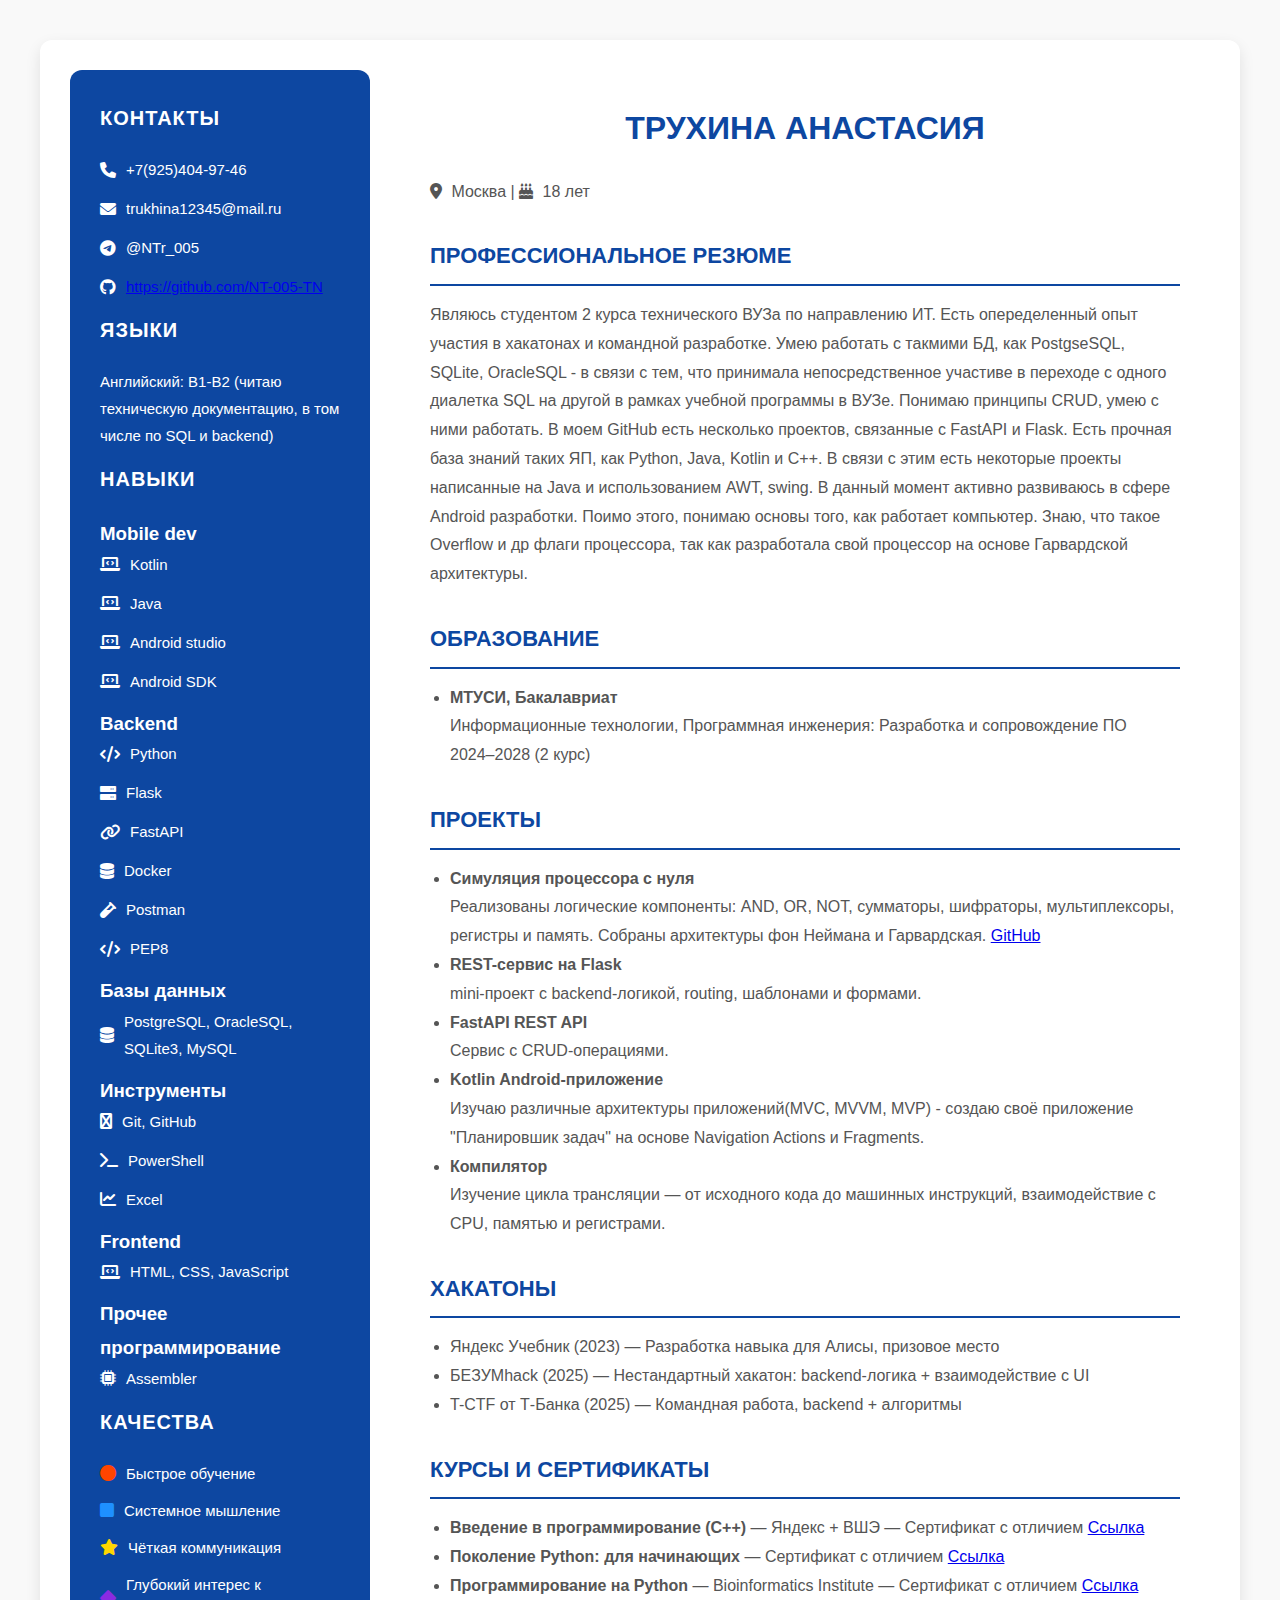
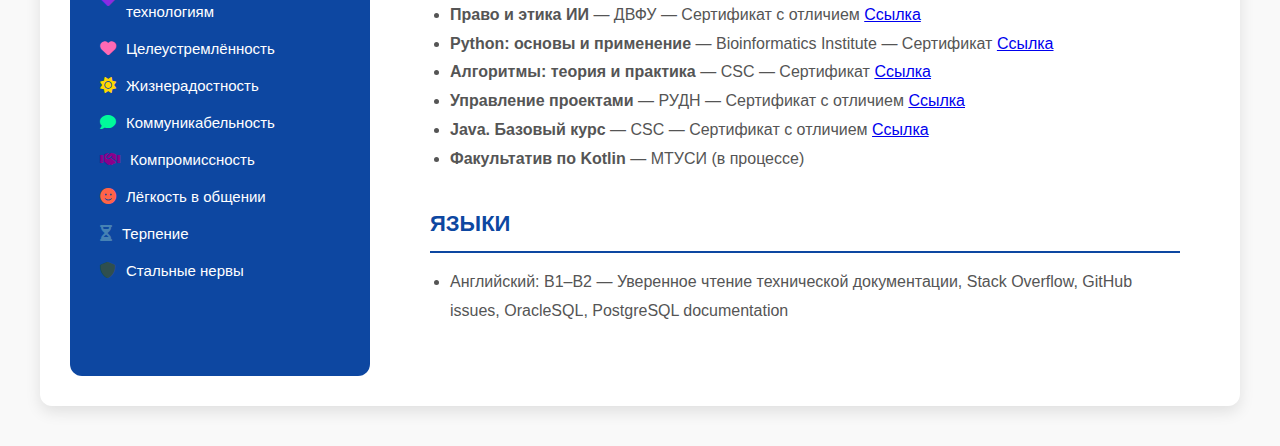
<file: index.html>
<!DOCTYPE html>
<html lang="ru">
<head>
    <meta charset="UTF-8">
    <meta name="viewport" content="width=device-width, initial-scale=1.0">
    <title>Резюме - Трухина Анастасия</title>
    <link rel="stylesheet" href="styles.css">
    <!-- Подключение Font Awesome через CDN -->
    <link rel="stylesheet" href="https://cdnjs.cloudflare.com/ajax/libs/font-awesome/6.0.0-beta3/css/all.min.css ">
</head>
<body>
<div class="container">
    <div class="sidebar">
        <h2>КОНТАКТЫ</h2>
        <ul>
            <li><i class="fas fa-phone"></i> +7(925)404-97-46</li>
            <li><i class="fas fa-envelope"></i> trukhina12345@mail.ru</li>
            <li><i class="fab fa-telegram-plane"></i> @NTr_005</li>
            <li><i class="fab fa-github"></i> <a href="https://github.com/NT-005-TN " target="_blank">https://github.com/NT-005-TN </a></li>
        </ul>
        <h2>ЯЗЫКИ</h2>
        <ul>
            <li>Английский: B1-B2 (читаю техническую документацию, в том числе по SQL и backend)</li>
        </ul>
        <h2>НАВЫКИ</h2>
        <!-- Frontend -->
        <div class="skills-block">
            <h3>Mobile dev</h3>
            <ul class="skills-list">
                <li><i class="fas fa-laptop-code skill-icon"></i>Kotlin</li>
                <li><i class="fas fa-laptop-code skill-icon"></i>Java</li>
                <li><i class="fas fa-laptop-code skill-icon"></i>Android studio</li>
                <li><i class="fas fa-laptop-code skill-icon"></i>Android SDK</li>
            </ul>
        </div>
        
        <!-- Python -->
        <div class="skills-block">
            <h3>Backend</h3>
            <ul class="skills-list">
                <li><i class="fas fa-code skill-icon"></i> Python </li>
                <li><i class="fas fa-server skill-icon"></i> Flask <span class="skill-level advanced"></span></li>
                <li><i class="fas fa-link skill-icon"></i> FastAPI <span class="skill-level beginner"></span></li>
                <li><i class="fas fa-database skill-icon"></i> Docker </li>
                <li><i class="fas fa-vial skill-icon"></i> Postman </li>
                <li><i class="fas fa-code skill-icon"></i> PEP8</li>
            </ul>
        </div>
        <!-- Базы данных -->
        <div class="skills-block">
            <h3>Базы данных</h3>
            <ul class="skills-list">
                <li><i class="fas fa-database skill-icon"></i> PostgreSQL, OracleSQL, SQLite3, MySQL</li>
            </ul>
        </div>
        <!-- Инструменты -->
        <div class="skills-block">
            <h3>Инструменты</h3>
            <ul class="skills-list">
                <li><i class="fas fa-git-alt skill-icon"></i> Git, GitHub</li>
                <li><i class="fas fa-terminal skill-icon"></i> PowerShell</li>
                <li><i class="fas fa-chart-line skill-icon"></i> Excel</li>
            </ul>
        </div>
        <!-- Frontend -->
        <div class="skills-block">
            <h3>Frontend</h3>
            <ul class="skills-list">
                <li><i class="fas fa-laptop-code skill-icon"></i> HTML, CSS, JavaScript</li>
            </ul>
        </div>
        <!-- Прочее программирование -->
        <div class="skills-block">
            <h3>Прочее программирование</h3>
            <ul class="skills-list">
                <li><i class="fas fa-microchip skill-icon"></i> Assembler </li>
            </ul>
        </div>
        <h2>КАЧЕСТВА</h2>
        <ul class="qualities-list">
            <li><i class="fas fa-circle"></i> Быстрое обучение</li>
            <li><i class="fas fa-square"></i> Системное мышление</li>
            <li><i class="fas fa-star"></i> Чёткая коммуникация</li>
            <li><i class="fas fa-diamond"></i> Глубокий интерес к технологиям</li>
            <li><i class="fas fa-heart"></i> Целеустремлённость</li>
            <li><i class="fas fa-sun"></i> Жизнерадостность</li>
            <li><i class="fas fa-comment"></i> Коммуникабельность</li>
            <li><i class="fas fa-handshake"></i> Компромиссность</li>
            <li><i class="fas fa-smile"></i> Лёгкость в общении</li>
            <li><i class="fas fa-hourglass"></i> Терпение</li>
            <li><i class="fas fa-shield-alt"></i> Стальные нервы</li>
        </ul>
    </div>
    <div class="main-content">
        <h1>ТРУХИНА АНАСТАСИЯ</h1>
        <p><i class="fas fa-map-marker-alt"></i> Москва | <i class="fas fa-birthday-cake"></i> 18 лет</p>
        <h2>ПРОФЕССИОНАЛЬНОЕ РЕЗЮМЕ</h2>
        <p> Являюсь студентом 2 курса технического ВУЗа по направлению ИТ. Есть опеределенный опыт участия в хакатонах и командной разработке. Умею работать с такмими БД, как PostgseSQL, SQLite, OracleSQL - в связи с тем, что принимала непосредственное участиве в переходе с одного диалетка SQL на другой в рамках учебной программы в ВУЗе. Понимаю принципы CRUD, умею с ними работать. В моем GitHub есть несколько проектов, связанные с FastAPI и Flask. Есть прочная база знаний таких ЯП, как Python, Java, Kotlin и C++. В связи с этим есть некоторые проекты написанные на Java и использованием AWT, swing. В данный момент активно развиваюсь в сфере Android разработки. Поимо этого, понимаю основы того, как работает компьютер. Знаю, что такое Overflow и др флаги процессора, так как разработала свой процессор на основе Гарвардской архитектуры.</p>
        <h2>ОБРАЗОВАНИЕ</h2>
        <ul>
            <li>
                <strong>МТУСИ, Бакалавриат</strong><br>
                Информационные технологии, Программная инженерия: Разработка и сопровождение ПО<br>
                2024–2028 (2 курс)
            </li>
        </ul>
        <h2>ПРОЕКТЫ</h2>
        <ul>
            <li><strong>Симуляция процессора с нуля</strong><br> Реализованы логические компоненты: AND, OR, NOT, сумматоры, шифраторы, мультиплексоры, регистры и память. Собраны архитектуры фон Неймана и Гарвардская. <a href="https://github.com/NT-005-TN " target="_blank">GitHub</a></li>
            <li><strong>REST-сервис на Flask</strong><br> mini-проект с backend-логикой, routing, шаблонами и формами.</li>
            <li><strong>FastAPI REST API</strong><br> Сервис с CRUD-операциями.</li>
            <li><strong>Kotlin Android-приложение</strong><br> Изучаю различные архитектуры приложений(MVC, MVVM, MVP) - создаю своё приложение "Планировшик задач" на основе Navigation Actions и Fragments.</li>
            <li><strong>Компилятор</strong><br> Изучение цикла трансляции — от исходного кода до машинных инструкций, взаимодействие с CPU, памятью и регистрами.</li>
        </ul>
        <h2>ХАКАТОНЫ</h2>
        <ul>
            <li>Яндекс Учебник (2023) — Разработка навыка для Алисы, призовое место</li>
            <li>БEЗУМhack (2025) — Нестандартный хакатон: backend-логика + взаимодействие с UI</li>
            <li>T-CTF от Т-Банка (2025) — Командная работа, backend + алгоритмы</li>
        </ul>
        <h2>КУРСЫ И СЕРТИФИКАТЫ</h2>
        <ul>
            <li><strong>Введение в программирование (C++)</strong> — Яндекс + ВШЭ — Сертификат с отличием <a href="https://stepik.org/cert/1381697 " target="_blank">Ссылка</a></li>
            <li><strong>Поколение Python: для начинающих</strong> — Сертификат с отличием <a href="https://stepik.org/cert/2031994 " target="_blank">Ссылка</a></li>
            <li><strong>Программирование на Python</strong> — Bioinformatics Institute — Сертификат с отличием <a href="https://stepik.org/cert/2032013 " target="_blank">Ссылка</a></li>
            <li><strong>Право и этика ИИ</strong> — ДВФУ — Сертификат с отличием <a href="https://stepik.org/cert/2032458 " target="_blank">Ссылка</a></li>
            <li><strong>Python: основы и применение</strong> — Bioinformatics Institute — Сертификат <a href="https://stepik.org/cert/2034712 " target="_blank">Ссылка</a></li>
            <li><strong>Алгоритмы: теория и практика</strong> — CSC — Сертификат <a href="https://stepik.org/cert/2034765 " target="_blank">Ссылка</a></li>
            <li><strong>Управление проектами</strong> — РУДН — Сертификат с отличием <a href="https://stepik.org/cert/2248767 " target="_blank">Ссылка</a></li>
            <li><strong>Java. Базовый курс</strong> — CSC — Сертификат с отличием <a href="https://stepik.org/cert/2255802 " target="_blank">Ссылка</a></li>
            <li><strong>Факультатив по Kotlin</strong> — МТУСИ (в процессе)</li>
        </ul>
        <h2>ЯЗЫКИ</h2>
        <ul>
            <li>Английский: B1–B2 — Уверенное чтение технической документации, Stack Overflow, GitHub issues, OracleSQL, PostgreSQL documentation</li>
        </ul>
    </div>
</div>
</body>
</html>
</file>
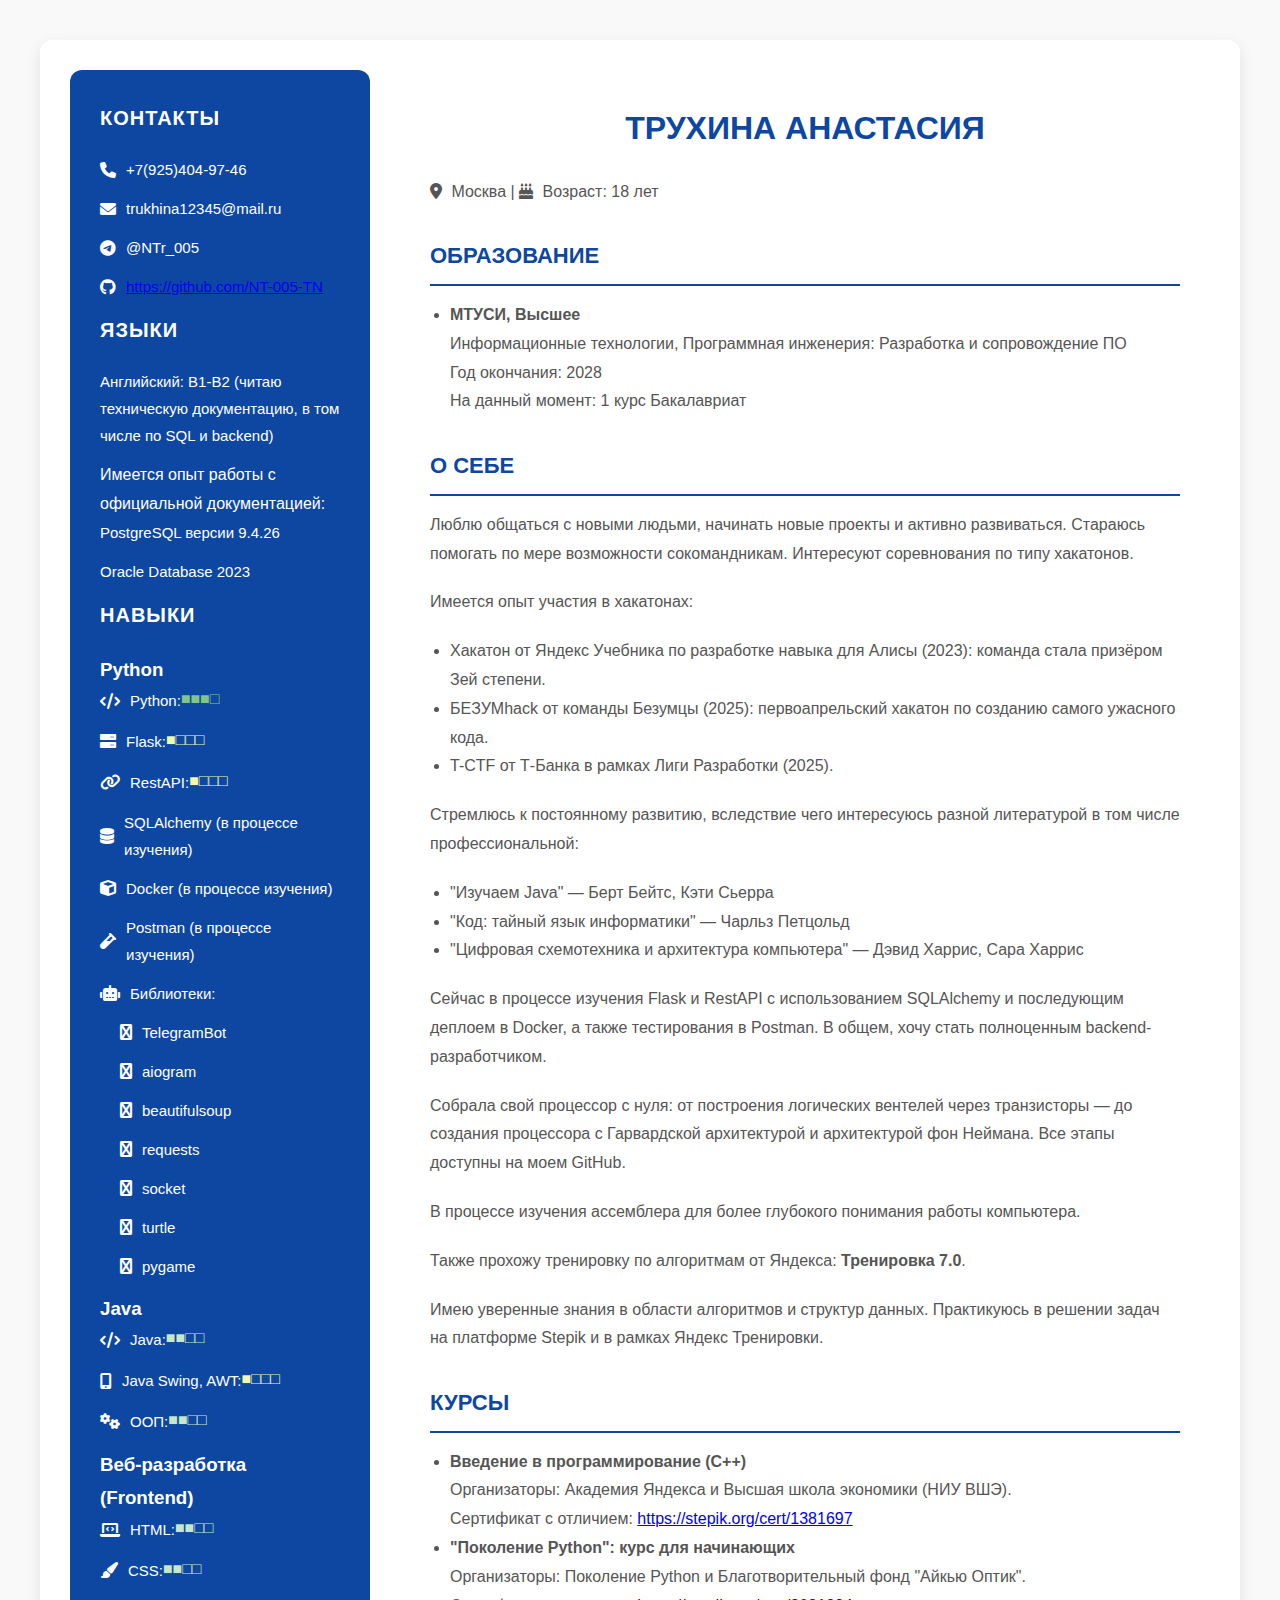
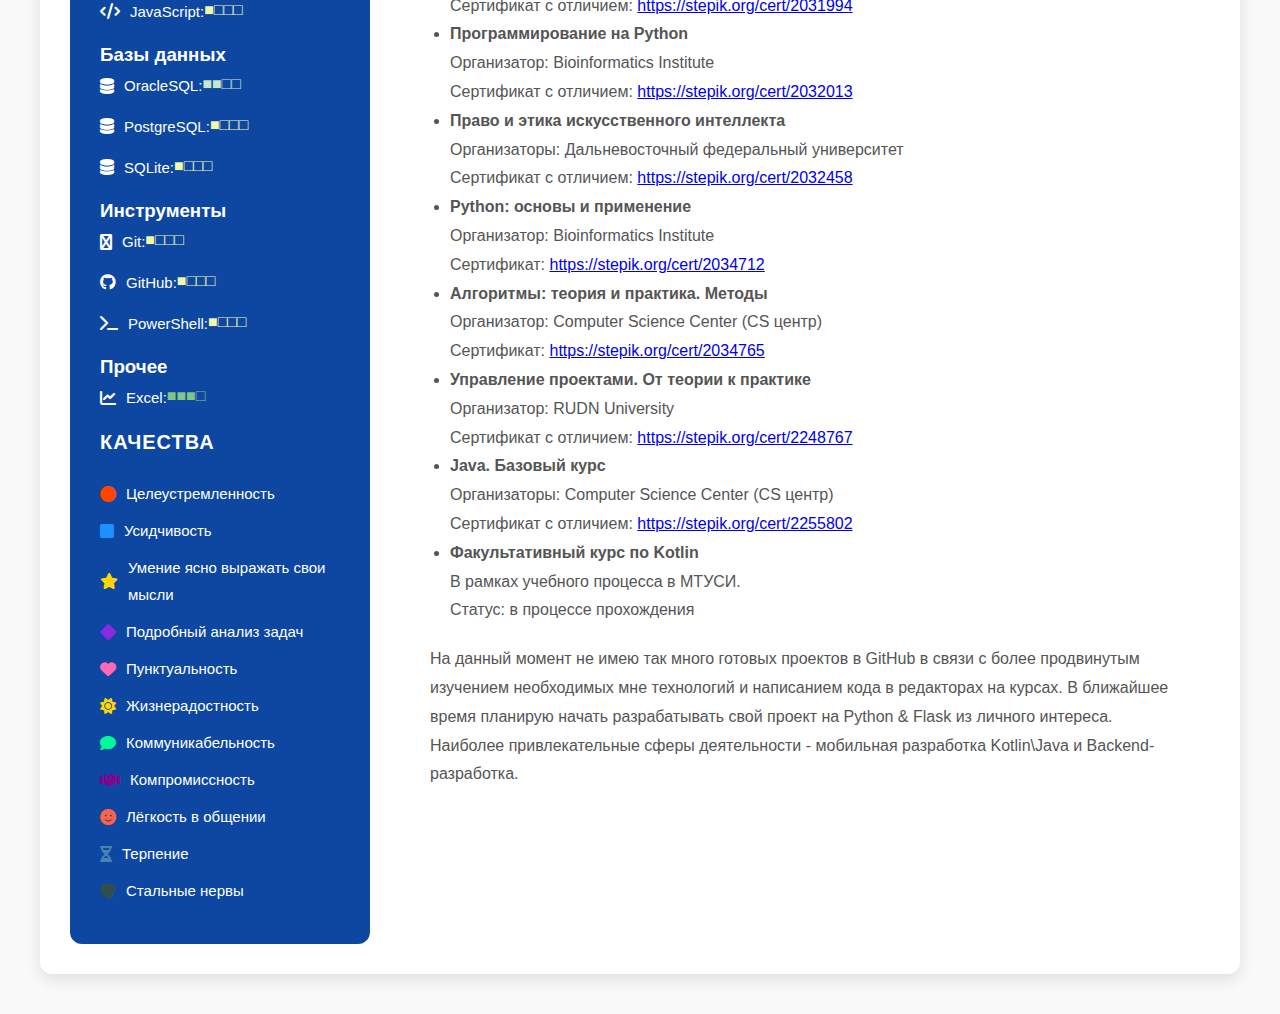
<file: index_final.html>
<!DOCTYPE html>
<html lang="ru">
<head>
    <meta charset="UTF-8">
    <meta name="viewport" content="width=device-width, initial-scale=1.0">
    <title>Резюме - Трухина Анастасия</title>
    <link rel="stylesheet" href="styles.css">
    <!-- Подключение Font Awesome через CDN -->
    <link rel="stylesheet" href="https://cdnjs.cloudflare.com/ajax/libs/font-awesome/6.0.0-beta3/css/all.min.css">
</head>
<body>
    <div class="container">
        <div class="sidebar">
            <h2>КОНТАКТЫ</h2>
            <ul>
                <li><i class="fas fa-phone"></i> +7(925)404-97-46</li>
                <li><i class="fas fa-envelope"></i> trukhina12345@mail.ru</li>
                <li><i class="fab fa-telegram-plane"></i> @NTr_005</li>
                <li><i class="fab fa-github"></i> <a href="https://github.com/NT-005-TN" target="_blank">https://github.com/NT-005-TN</a></li>
            </ul>
            <h2>ЯЗЫКИ</h2>
            <ul>
                <li>Английский: B1-B2 (читаю техническую документацию, в том числе по SQL и backend)</li>
            </ul>
            <p>
                Имеется опыт работы с официальной документацией:
                <ul>
                    <li>PostgreSQL версии 9.4.26</li>
                    <li>Oracle Database 2023</li>
                </ul>
            </p>

            <h2>НАВЫКИ</h2>
            <!-- Python -->
            <div class="skills-block">
                <h3>Python</h3>
                <ul class="skills-list">
                    <li><i class="fas fa-code skill-icon"></i> Python: <span class="skill-level advanced">■■■□</span></li>
                    <li><i class="fas fa-server skill-icon"></i> Flask: <span class="skill-level beginner">■□□□</span></li>
                    <li><i class="fas fa-link skill-icon"></i> RestAPI: <span class="skill-level beginner">■□□□</span></li>
                    <li><i class="fas fa-database skill-icon"></i> SQLAlchemy (в процессе изучения)</li>
                    <li><i class="fas fa-cube skill-icon"></i> Docker (в процессе изучения)</li>
                    <li><i class="fas fa-vial skill-icon"></i> Postman (в процессе изучения)</li>
                    <li>
                        <i class="fas fa-robot skill-icon"></i> Библиотеки:<br>
                    </li>
                    <ul style="margin-left: 20px;">
                        <li><i class="fas fa-git-alt skill-icon"></i>TelegramBot</li>
                        <li><i class="fas fa-git-alt skill-icon"></i>aiogram</li>
                        <li><i class="fas fa-git-alt skill-icon"></i>beautifulsoup</li>
                        <li><i class="fas fa-git-alt skill-icon"></i>requests</li>
                        <li><i class="fas fa-git-alt skill-icon"></i>socket</li>
                        <li><i class="fas fa-git-alt skill-icon"></i>turtle</li>
                        <li><i class="fas fa-git-alt skill-icon"></i>pygame</li>
                    </ul>
                </ul>
            </div>
            <!-- Java -->
            <div class="skills-block">
                <h3>Java</h3>
                <ul class="skills-list">
                    <li><i class="fas fa-code skill-icon"></i> Java: <span class="skill-level basic">■■□□</span></li>
                    <li><i class="fas fa-mobile-alt skill-icon"></i> Java Swing, AWT: <span class="skill-level beginner">■□□□</span></li>
                    <li><i class="fas fa-cogs skill-icon"></i> ООП: <span class="skill-level basic">■■□□</span></li>
                </ul>
            </div>
            <!-- Web -->
            <div class="skills-block">
                <h3>Веб-разработка (Frontend)</h3>
                <ul class="skills-list">
                    <li><i class="fas fa-laptop-code skill-icon"></i> HTML: <span class="skill-level basic">■■□□</span></li>
                    <li><i class="fas fa-paint-brush skill-icon"></i> CSS: <span class="skill-level basic">■■□□</span></li>
                    <li><i class="fas fa-code skill-icon"></i> JavaScript: <span class="skill-level beginner">■□□□</span></li>
                </ul>
            </div>
            <!-- Базы данных -->
            <div class="skills-block">
                <h3>Базы данных</h3>
                <ul class="skills-list">
                    <li><i class="fas fa-database skill-icon"></i> OracleSQL: <span class="skill-level basic">■■□□</span></li>
                    <li><i class="fas fa-database skill-icon"></i> PostgreSQL: <span class="skill-level beginner">■□□□</span></li>
                    <li><i class="fas fa-database skill-icon"></i> SQLite: <span class="skill-level beginner">■□□□</span></li>
                </ul>
            </div>
            <!-- Инструменты -->
            <div class="skills-block">
                <h3>Инструменты</h3>
                <ul class="skills-list">
                    <li><i class="fas fa-git-alt skill-icon"></i> Git: <span class="skill-level beginner">■□□□</span></li>
                    <li><i class="fab fa-github skill-icon"></i> GitHub: <span class="skill-level beginner">■□□□</span></li>
                    <li><i class="fas fa-terminal skill-icon"></i> PowerShell: <span class="skill-level beginner">■□□□</span></li>
                </ul>
            </div>
            <!-- Дополнительно -->
            <div class="skills-block">
                <h3>Прочее</h3>
                <ul class="skills-list">
                    <li><i class="fas fa-chart-line skill-icon"></i> Excel: <span class="skill-level advanced">■■■□</span></li>
                </ul>
            </div>

            <h2>КАЧЕСТВА</h2>
            <ul class="qualities-list">
                <li><i class="fas fa-circle"></i> Целеустремленность</li>
                <li><i class="fas fa-square"></i> Усидчивость</li>
                <li><i class="fas fa-star"></i> Умение ясно выражать свои мысли</li>
                <li><i class="fas fa-diamond"></i> Подробный анализ задач</li>
                <li><i class="fas fa-heart"></i> Пунктуальность</li>
                <li><i class="fas fa-sun"></i> Жизнерадостность</li>
                <li><i class="fas fa-comment"></i> Коммуникабельность</li>
                <li><i class="fas fa-handshake"></i> Компромиссность</li>
                <li><i class="fas fa-smile"></i> Лёгкость в общении</li>
                <li><i class="fas fa-hourglass"></i> Терпение</li>
                <li><i class="fas fa-shield-alt"></i> Стальные нервы</li>
            </ul>
        </div>
        <div class="main-content">
            <h1>ТРУХИНА АНАСТАСИЯ</h1>
            <p><i class="fas fa-map-marker-alt"></i> Москва | <i class="fas fa-birthday-cake"></i> Возраст: 18 лет</p>
            <h2>ОБРАЗОВАНИЕ</h2>
            <ul>
                <li>
                    <strong>МТУСИ, Высшее</strong><br>
                    Информационные технологии, Программная инженерия: Разработка и сопровождение ПО<br>
                    Год окончания: 2028<br>
                    На данный момент: 1 курс Бакалавриат
                </li>
            </ul>

            <h2>О СЕБЕ</h2>
            <p>
                Люблю общаться с новыми людьми, начинать новые проекты и активно развиваться. 
                Стараюсь помогать по мере возможности сокомандникам. Интересуют соревнования по типу хакатонов.
            </p>
            <p>
                Имеется опыт участия в хакатонах:
                <ul>
                    <li>Хакатон от Яндекс Учебника по разработке навыка для Алисы (2023): команда стала призёром Зей степени.</li>
                    <li>БEЗУМhack от команды Безумцы (2025): первоапрельский хакатон по созданию самого ужасного кода.</li>
                    <li>T-CTF от Т-Банка в рамках Лиги Разработки (2025).</li>
                </ul>
            </p>
            <p>
                Стремлюсь к постоянному развитию, вследствие чего интересуюсь разной литературой в том числе профессиональной:
                <ul>
                    <li>"Изучаем Java" — Берт Бейтс, Кэти Сьерра</li>
                    <li>"Код: тайный язык информатики" — Чарльз Петцольд</li>
                    <li>"Цифровая схемотехника и архитектура компьютера" — Дэвид Харрис, Сара Харрис</li>
                </ul>
            </p>
            <p>
                Сейчас в процессе изучения Flask и RestAPI с использованием SQLAlchemy и последующим деплоем в Docker, 
                а также тестирования в Postman. В общем, хочу стать полноценным backend-разработчиком.
            </p>
            <p>
                Собрала свой процессор с нуля: от построения логических вентелей через транзисторы — до создания процессора с 
                Гарвардской архитектурой и архитектурой фон Неймана. Все этапы доступны на моем GitHub.
            </p>
            <p>
                В процессе изучения ассемблера для более глубокого понимания работы компьютера.
            </p>
            <p>
                Также прохожу тренировку по алгоритмам от Яндекса: <strong>Тренировка 7.0</strong>.
            </p>
            <p>
                Имею уверенные знания в области алгоритмов и структур данных. 
                Практикуюсь в решении задач на платформе Stepik и в рамках Яндекс Тренировки.
            </p>

            <h2>КУРСЫ</h2>
            <ul>
                <li>
                    <strong>Введение в программирование (C++)</strong><br>
                    Организаторы: Академия Яндекса и Высшая школа экономики (НИУ ВШЭ).<br>
                    Сертификат с отличием: <a href="https://stepik.org/cert/1381697">https://stepik.org/cert/1381697</a>
                </li>
                <li>
                    <strong>"Поколение Python": курс для начинающих</strong><br>
                    Организаторы: Поколение Python и Благотворительный фонд "Айкью Оптик".<br>
                    Сертификат с отличием: <a href="https://stepik.org/cert/2031994">https://stepik.org/cert/2031994</a>
                </li>
                <li>
                    <strong>Программирование на Python</strong><br>
                    Организатор: Bioinformatics Institute<br>
                    Сертификат с отличием: <a href="https://stepik.org/cert/2032013">https://stepik.org/cert/2032013</a>
                </li>
                <li>
                    <strong>Право и этика искусственного интеллекта</strong><br>
                    Организаторы: Дальневосточный федеральный университет<br>
                    Сертификат с отличием: <a href="https://stepik.org/cert/2032458">https://stepik.org/cert/2032458</a>
                </li>
                <li>
                    <strong>Python: основы и применение</strong><br>
                    Организатор: Bioinformatics Institute<br>
                    Сертификат: <a href="https://stepik.org/cert/2034712">https://stepik.org/cert/2034712</a>
                </li>
                <li>
                    <strong>Алгоритмы: теория и практика. Методы</strong><br>
                    Организатор: Computer Science Center (CS центр)<br>
                    Сертификат: <a href="https://stepik.org/cert/2034765">https://stepik.org/cert/2034765</a>
                </li>
                <li>
                    <strong>Управление проектами. От теории к практике</strong><br>
                    Организатор: RUDN University<br>
                    Сертификат с отличием: <a href="https://stepik.org/cert/2248767">https://stepik.org/cert/2248767</a>
                </li>
                <li>
                    <strong>Java. Базовый курс</strong><br>
                    Организаторы: Computer Science Center (CS центр)<br>
                    Сертификат с отличием: <a href="https://stepik.org/cert/2255802">https://stepik.org/cert/2255802</a>
                </li>
                <li>
                    <strong>Факультативный курс по Kotlin</strong><br>
                    В рамках учебного процесса в МТУСИ.<br>
                    Статус: в процессе прохождения
                </li>
            </ul>
            <p>
                На данный момент не имею так много готовых проектов в GitHub в связи с более продвинутым изучением необходимых мне технологий 
                и написанием кода в редакторах на курсах. В ближайшее время планирую начать разрабатывать свой проект на Python & Flask 
                из личного интереса. Наиболее привлекательные сферы деятельности - мобильная разработка Kotlin\Java и Backend-разработка.
            </p>
        </div>
    </div>
</body>
</html>
</file>
<file: styles.css>
/* Основные настройки */
* {
  margin: 0;
  padding: 0;
  box-sizing: border-box;
  font-family: 'Open Sans', Arial, sans-serif; /* Современный шрифт */
}

body {
  background-color: #f9f9f9; /* Светлый фон */
  color: #333; /* Темно-серый текст */
  line-height: 1.8; /* Увеличенная высота строки */
  font-size: 16px; /* Базовый размер шрифта */
}

.container {
  display: flex;
  max-width: 1200px;
  margin: 40px auto; /* Увеличенные внешние отступы */
  padding: 30px;
  background-color: #fff; /* Белый фон */
  box-shadow: 0 6px 15px rgba(0, 0, 0, 0.1); /* Мягкая тень */
  border-radius: 12px; /* Закругленные углы */
}

/* Боковая панель */
.sidebar {
  width: 300px;
  padding: 30px;
  background-color: #0d47a1; /* Голубой акцент */
  color: #fff;
  border-radius: 12px; /* Закругленные углы */
  margin-right: 30px; /* Отступ между боковой панелью и основным контентом */
}

.sidebar h2 {
  color: #fff;
  margin-bottom: 20px;
  font-size: 20px; /* Увеличенный размер заголовков */
  font-weight: 600; /* Умеренная жирность */
  text-transform: uppercase; /* Все заглавные буквы */
  letter-spacing: 1px; /* Расстояние между буквами */
}

.sidebar ul {
  list-style: none;
  padding: 0;
}

.sidebar li {
  margin-bottom: 12px;
  font-size: 15px; /* Увеличенный размер текста */
  font-weight: 400; /* Легкий текст */
  display: flex;
  align-items: center;
}

.sidebar li i {
  margin-right: 10px;
  font-size: 16px;
  color: #fff; /* Белый цвет для иконок */
}

/* Уровни навыков */
.skills-list .skill-level {
  font-size: 16px;
  font-family: monospace;
}

.skills-list .beginner {
  color: #F0FAAA; /* Светло-жёлто-зелёный для новичков */
}

.skills-list .basic {
  color: #C8E6C9; /* Средне-зелёный для базовых навыков */
}

.skills-list .advanced {
  color: #81C784; /* Тёмно-зелёный для опытных навыков */
}

/* Качества */
.qualities-list li {
  margin-bottom: 10px;
  font-size: 15px;
  display: flex;
  align-items: center;
}

.qualities-list i {
  margin-right: 10px;
  font-size: 16px;
}

.qualities-list .fas.fa-circle {
  color: #FF4500; /* Оранжевый круг */
}

.qualities-list .fas.fa-square {
  color: #1E90FF; /* Синий квадрат */
}

.qualities-list .fas.fa-star {
  color: #FFD700; /* Золотая звезда */
}

.qualities-list .fas.fa-diamond {
  color: #8A2BE2; /* Фиолетовый ромб */
}

.qualities-list .fas.fa-heart {
  color: #FF69B4; /* Розовое сердце */
}

.qualities-list .fas.fa-sun {
  color: #FFD700; /* Желтое солнце */
}

.qualities-list .fas.fa-comment {
  color: #00FA9A; /* Светло-зеленый комментарий */
}

.qualities-list .fas.fa-handshake {
  color: #8B008B; /* Темно-фиолетовое рукопожатие */
}

.qualities-list .fas.fa-smile {
  color: #FF6347; /* Оранжевая улыбка */
}

.qualities-list .fas.fa-hourglass {
  color: #4682B4; /* Синие песочные часы */
}

.qualities-list .fas.fa-shield-alt {
  color: #2F4F4F; /* Темно-серый щит */
}

/* Основной контент */
.main-content {
  flex: 1;
  padding: 30px;
  color: #444; /* Мягкий серый цвет текста */
}

.main-content h1 {
  font-size: 32px; /* Увеличенный размер имени */
  margin-bottom: 20px;
  font-weight: 600; /* Мягкая жирность */
  color: #0d47a1; /* Голубой акцент */
  text-align: center; /* Центрирование имени */
}

.main-content h2 {
  font-size: 22px; /* Размер заголовков */
  margin-top: 30px;
  margin-bottom: 15px;
  font-weight: 600; /* Умеренная жирность */
  color: #0d47a1; /* Голубой акцент */
  border-bottom: 2px solid #0d47a1; /* Линия под заголовками */
  padding-bottom: 8px; /* Отступ под линией */
}

.main-content p {
  margin-bottom: 20px;
  font-size: 16px; /* Базовый размер текста */
  font-weight: 400; /* Легкий текст */
  color: #555; /* Мягкий серый цвет текста */
  line-height: 1.8; /* Улучшенная высота строки */
}

.main-content ul {
  list-style: disc;
  padding-left: 20px;
  font-size: 16px; /* Размер текста в списках */
  font-weight: 400; /* Легкий текст */
  color: #555; /* Мягкий серый цвет текста */
  margin-bottom: 20px; /* Отступ после списков */
}

.fa-map-marker-alt,
.fa-birthday-cake {
  margin-right: 5px;
}

/* Адаптивность */
@media (max-width: 768px) {
  .container {
    flex-direction: column;
  }

  .sidebar {
    width: 100%;
    margin-bottom: 30px;
    margin-right: 0; /* Убираем отступ справа */
  }

  .main-content h1 {
    text-align: left; /* Выравнивание по левому краю на мобильных устройствах */
  }
}
</file>
